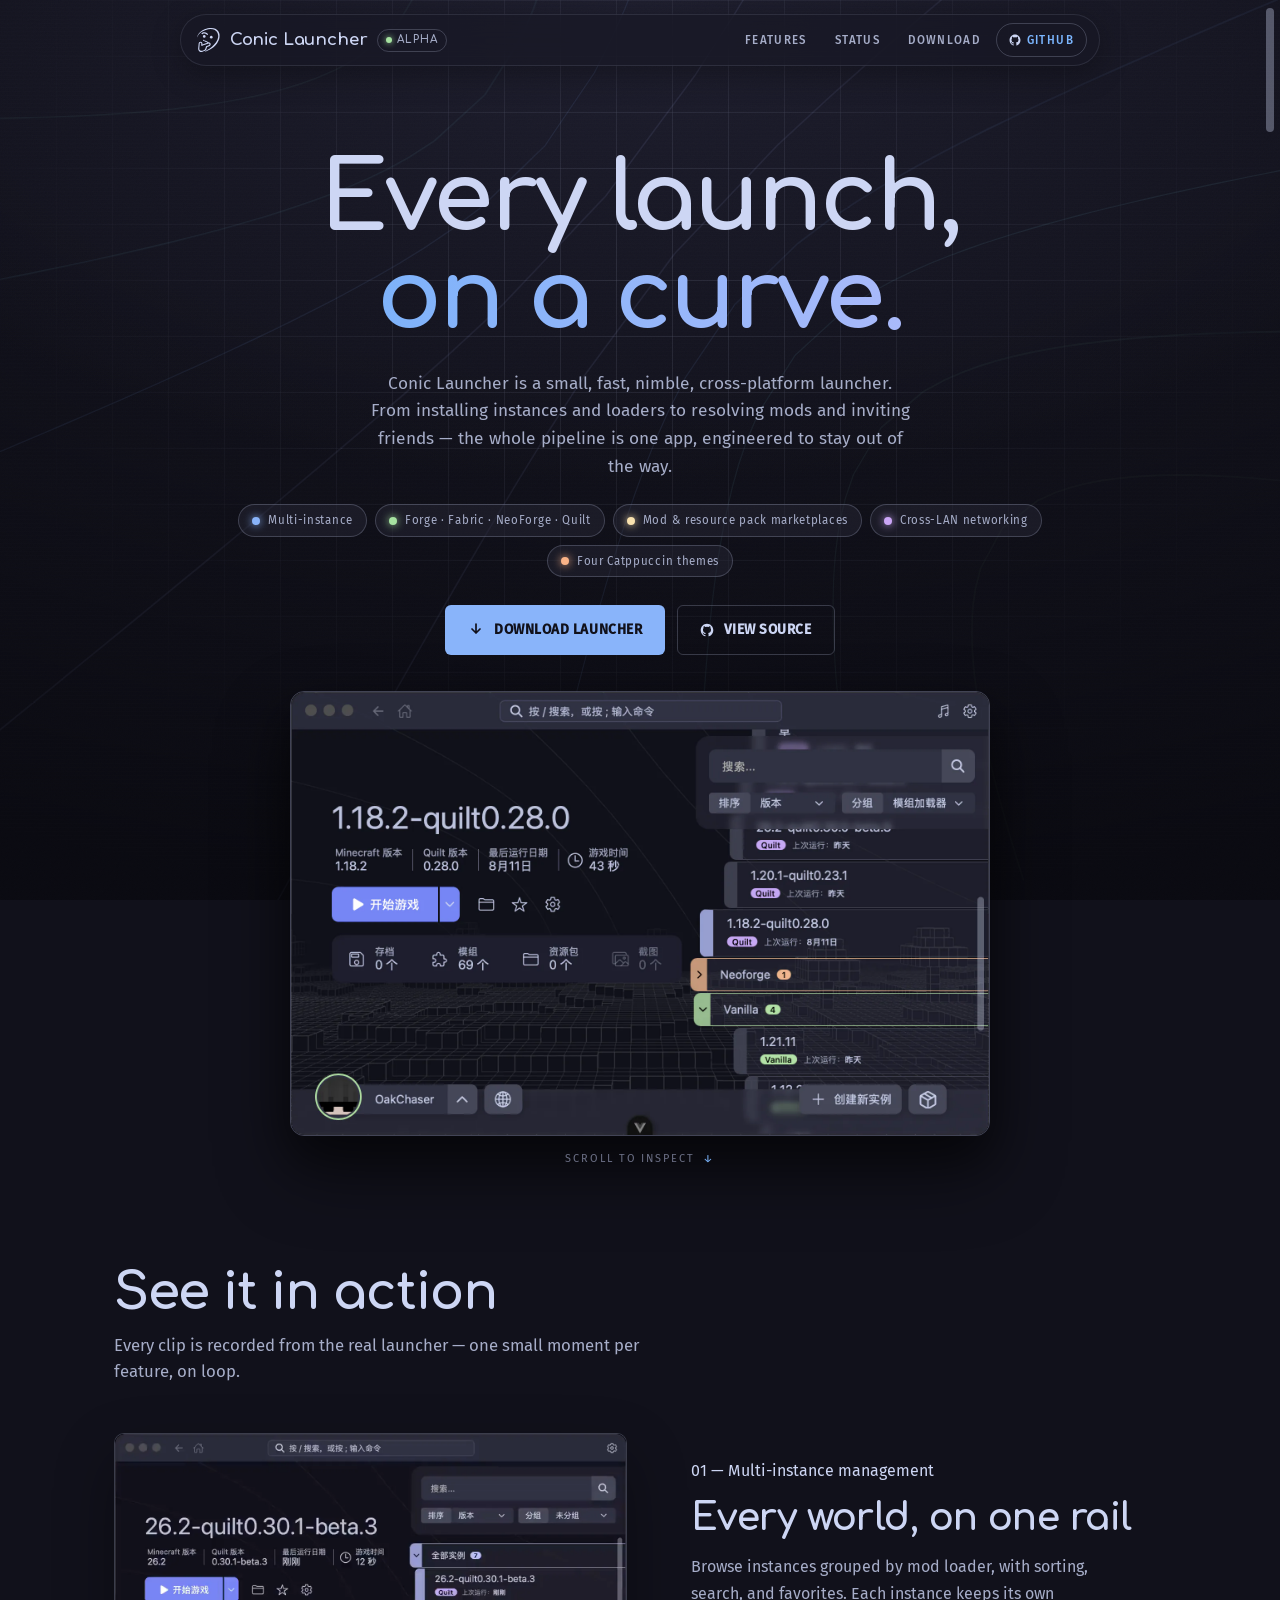
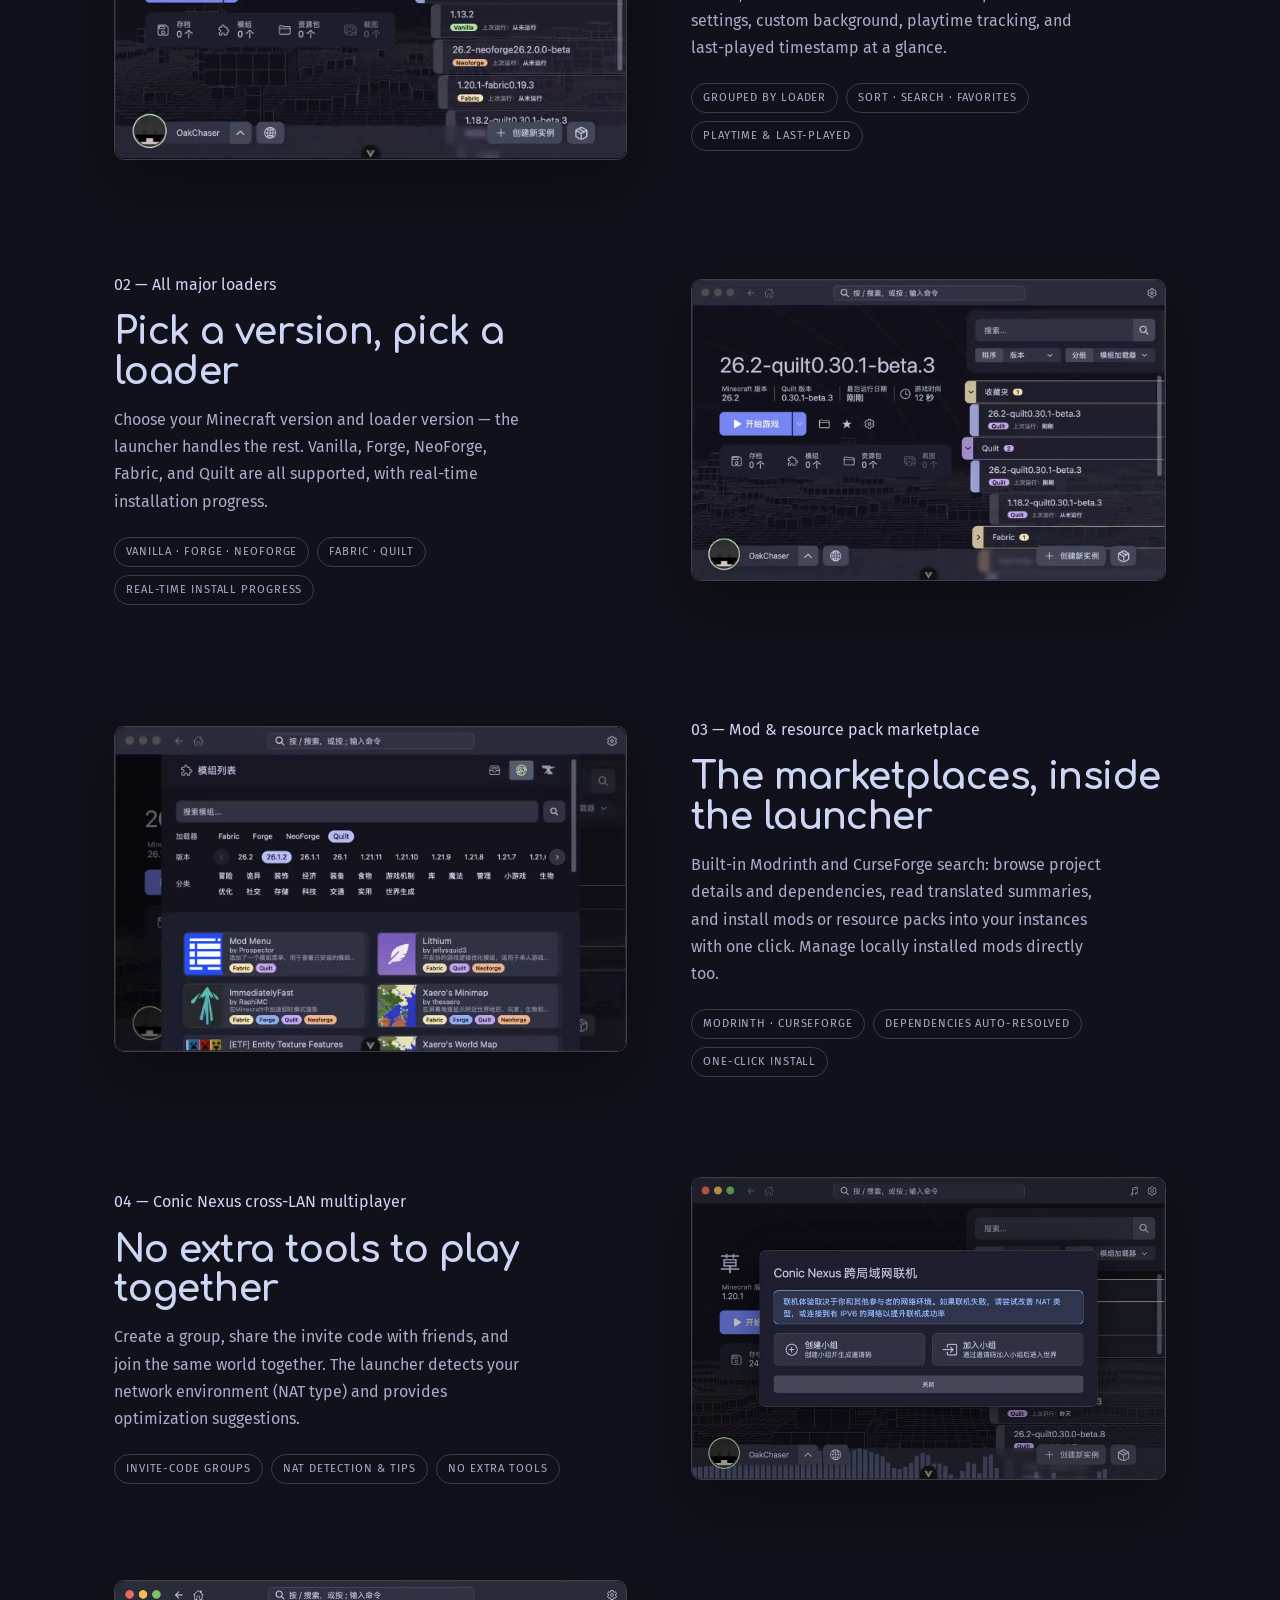
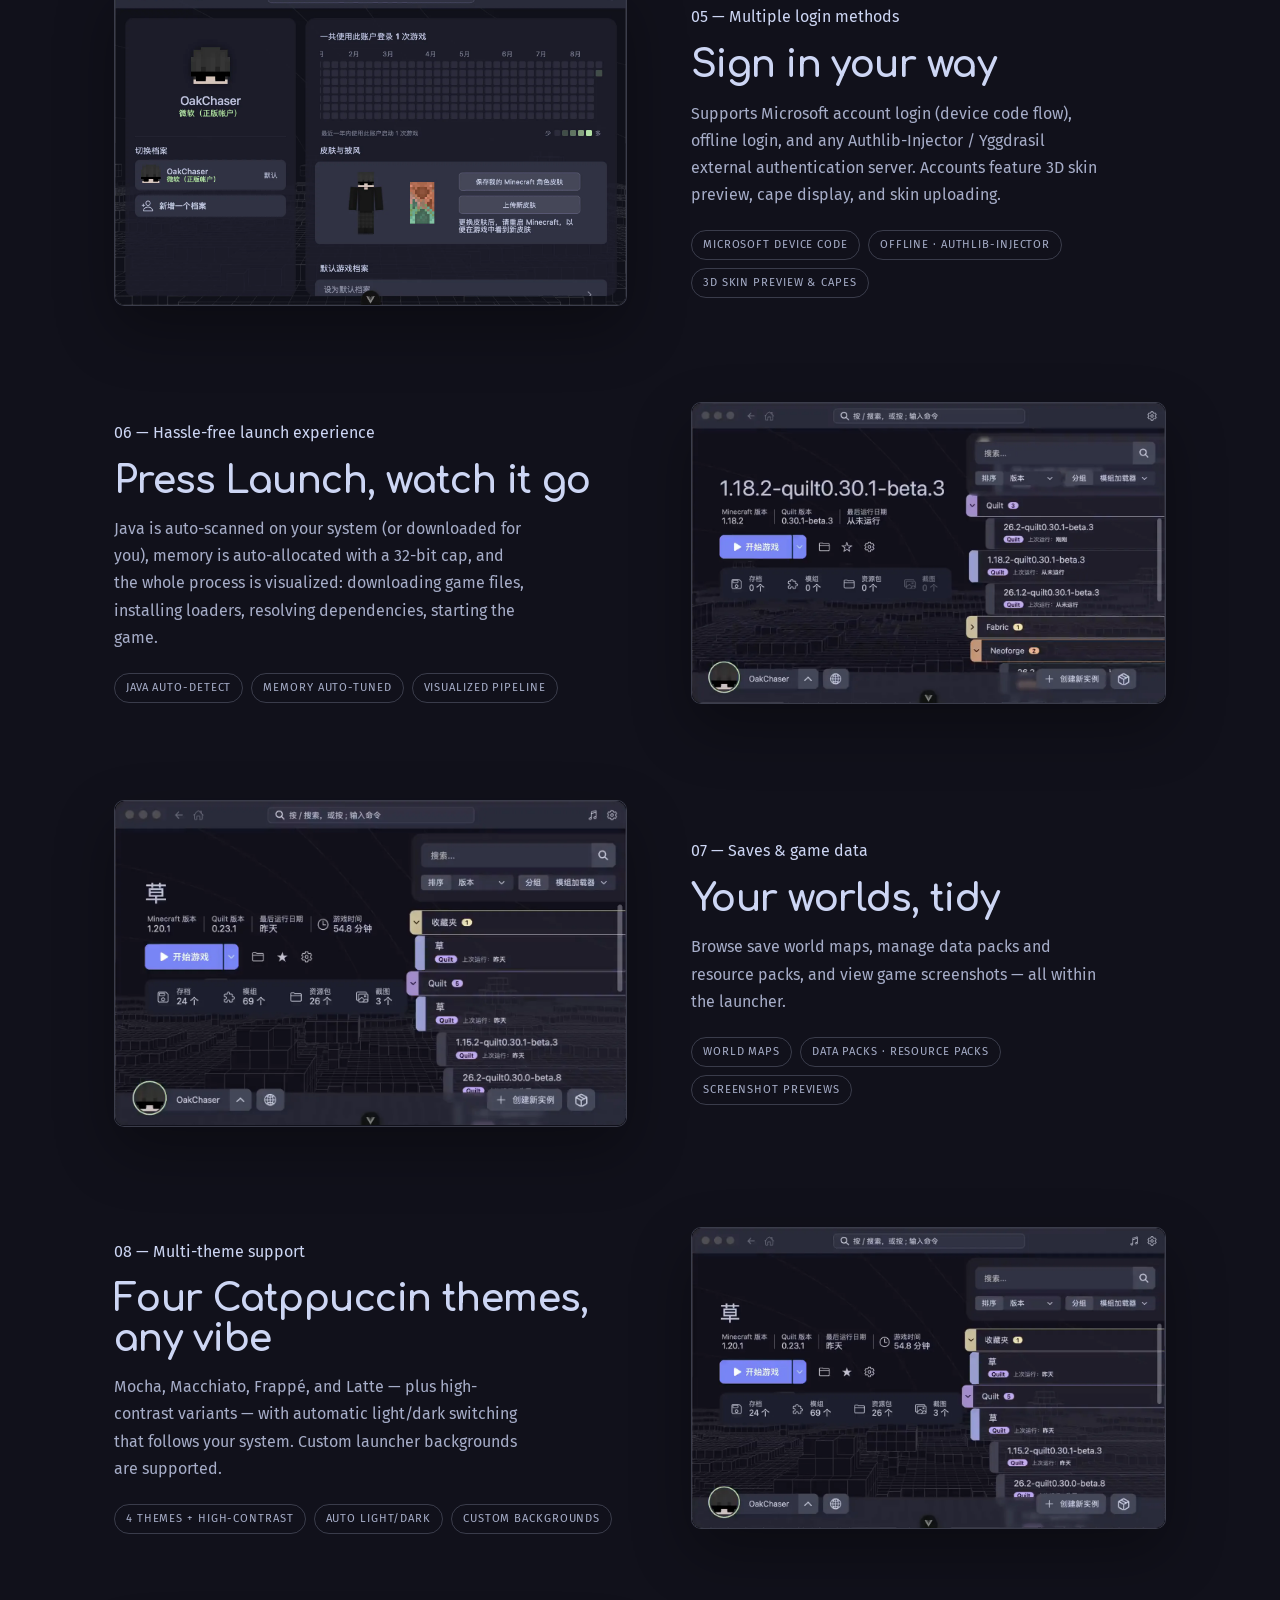
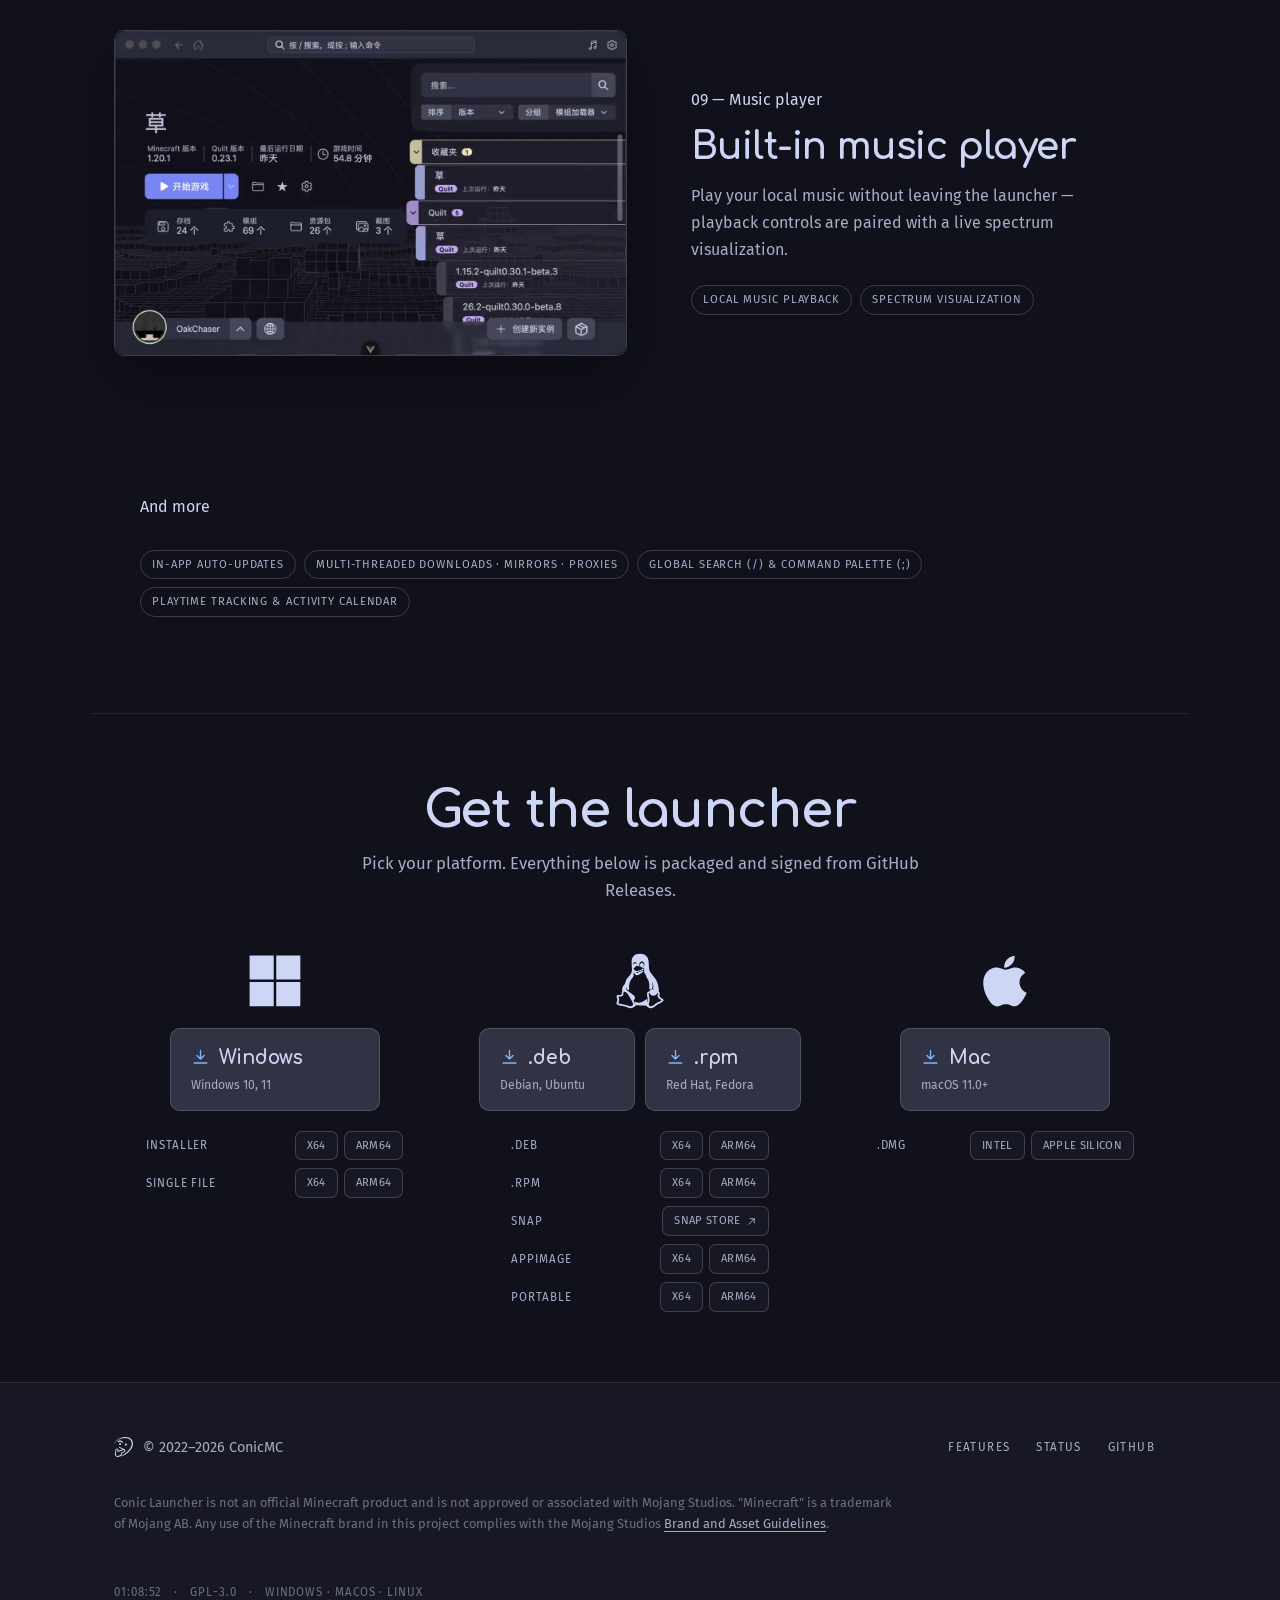
<file: index.html>
<!DOCTYPE html>
<html lang="en">
<head>
  <meta charset="UTF-8" />
  <meta name="viewport" content="width=device-width, initial-scale=1.0" />
  <title>Conic Launcher — A small, fast, nimble Minecraft launcher</title>
  <meta name="description" content="Conic Launcher is a small, fast, nimble, cross-platform Minecraft launcher. Multi-instance library, built-in mod &amp; resource pack marketplaces, cross-LAN multiplayer, and a zero-drama launch pipeline." />
  <meta name="theme-color" content="#11111b" />
  <meta name="color-scheme" content="dark light" />

  <meta property="og:title" content="Conic Launcher" />
  <meta property="og:description" content="A small, fast, nimble Minecraft launcher. Multi-instance library, mod marketplaces, cross-LAN play." />
  <meta property="og:type" content="website" />

  <link rel="icon" type="image/svg+xml" href="assets/favicon.ico" />

  <!-- Preload below-the-fold critical display font (above the fold) -->
  <link rel="preload" href="fonts/Comfortaa-Latin.woff2" as="font" type="font/woff2" crossorigin />
  <link rel="preload" href="fonts/FiraSans-Regular.woff2" as="font" type="font/woff2" crossorigin />

  <link rel="stylesheet" href="styles.css" />
  <script defer src="assets/vendor/lenis.min.js"></script>
  <script defer src="main.js"></script>
</head>
<body>
  <!-- Custom scrollbar (Lenis, mirrors kindred ScrollView) -->
  <div class="vscrollbar" aria-hidden="true">
    <div class="vscrollbar-thumb"></div>
  </div>

  <a class="skip-link" href="#main">Skip to content</a>

  <!-- Ambient technical backdrop -->
  <div class="backdrop" aria-hidden="true">
    <div class="backdrop-grid"></div>
    <div class="backdrop-scan"></div>
    <svg class="backdrop-hyperbolas" viewBox="0 0 1200 800" preserveAspectRatio="xMidYMid slice" aria-hidden="true">
      <g class="conic conic-1"></g>
      <g class="conic conic-2"></g>
      <g class="conic conic-3"></g>
      <g class="conic conic-4"></g>
      <g class="conic conic-5"></g>
      <g class="conic conic-6"></g>
    </svg>
    <div class="noise"></div>
    <div class="backdrop-vignette"></div>
  </div>

  <!-- Navigation -->
  <header class="site-head reveal">
    <nav class="navbar" aria-label="Primary">
      <a class="brand" href="#top">
<svg class="brand-mark" viewBox="0 0 840.793 886.371" aria-hidden="true"><svg id="_图层_2" data-name="图层 2" xmlns="http://www.w3.org/2000/svg" viewBox="0 0 840.793 886.371">
  <path d="M268.528,872.284c76.345-17.011,286.141-67.728,469.425-303.455,152.996-211.249,89.986-365.471,89.986-365.471,0,0-62.719-265.855-429.162-189.618C50.4,91.095,0,348.307,0,348.307c0,0,64.789-195.439,322.099-278.197,257.309-82.758,372.231,31.441,372.231,31.441,0,0,150.087,110.334,63.353,322.831-115.158,280.677-489.155,447.902-489.155,447.902Z"/>
  <circle cx="526.968" cy="337.312" r="48.264"/>
  <circle cx="268.055" cy="310.623" r="48.264"/>
  <path d="M43.911,772.574c1.057-12.2,14.586-168.306,17.281-200.694,2.4-28.84,25.339-67.28,70.933-67.173,58.794.138,68.05,55.942,68.05,71.943s-.587,31.423-.587,31.423l185.016-65.436s-150.979-67.083-155.772-69.2c-4.798-2.119-11.144-9.841-8.508-20.802,2.339-9.728,15.391-18.219,25.591-13.69,10.2,4.529,210.033,92.289,219.081,96.282s39.127,22.404,39.478,64.16c.272,32.421-13.075,52.452-33.232,61.403-15.201,6.75-73.553,32.366-93.016,40.908-4.054,1.779-7.157,5.19-8.552,9.391l-24.446,73.603c-10.708,37.918-31.552,48.843-50.38,58.777-18.828,9.934-84.685,33.129-101.339,39.088-8.132,2.91-68.621,15.056-110.894-27.796s-38.886-79.987-38.703-82.187ZM101.514,573.417c-.464,5.446-15.946,190.053-15.946,190.053,0,0-3.984,37.72,26.302,62.422,24.924,20.328,61.015,20.517,77.833,14.849,11.872-4.002,57.166-21.691,77.24-29.271,18.563-7.009,33.483-22.54,43.339-54.027,15.422-49.271,23.125-72.15,23.125-72.15,0,0,1.387-10.637,16.65-16.65,15.262-6.012,86.393-37.352,95.012-41.235,13.397-6.036,23.77-20.953,15.026-38.528-4.201-8.444-14.66-24.605-37.85-16.289-16.047,5.754-232.579,83.595-240.914,86.644-13.956,5.107-24.865-1.802-24.652-10.368s1.5-60.409,1.841-72.974c.341-12.565-4.492-29.976-28.208-31.043-19.392-.872-27.746,16.233-28.798,28.566Z"/>
  <path d="M170.513,192.267c4.225-6.063,36.203-36.656,106.2-33.273s114.836,50.914,123.359,59.49c4.206,4.232,9.438,17.014.288,29.458-10.435,14.192-28.696,11.053-35.168,4.631-6.802-6.75-39.529-44.108-86.632-45.992-47.103-1.884-74.533,17.62-81.331,21.353-3.905,2.144-17.229,3.868-24.18-3.768-9.865-10.838-9.961-21.878-2.537-31.9Z"/></svg>
        <span class="brand-word"><b>Conic</b> Launcher</span>
        <span class="brand-state"><i></i>alpha</span>
      </a>
      <div class="nav-links" id="nav-links">
        <a href="#features">Features</a>
        <a href="#status">Status</a>
        <a href="#download">Download</a>
        <a href="https://github.com/conic-apps/launcher" target="_blank" rel="noopener" class="nav-gh"><span class="gh-mark" aria-hidden="true"></span>GitHub</a>
      </div>
      <button class="nav-toggle" aria-label="Open menu" aria-expanded="false" aria-controls="nav-links">
        <span></span><span></span>
      </button>
    </nav>
  </header>

  <main id="main">
    <!-- ============ HERO ============ -->
    <section class="hero" id="top">
      <div class="hero-inner">
        <h1 class="hero-title reveal d2">
          <span class="hero-line">Every launch,</span>
          <span class="hero-line hero-em">on a curve.</span>
        </h1>

        <p class="hero-desc reveal d3">
          Conic Launcher is a small, fast, nimble, cross-platform launcher.
          From installing instances and loaders to resolving mods and inviting
          friends — the whole pipeline is one app, engineered to stay out of
          the way.
        </p>

        <div class="hero-badges reveal d3" aria-label="Capabilities">
          <span class="pill">Multi-instance</span>
          <span class="pill">Forge · Fabric · NeoForge · Quilt</span>
          <span class="pill">Mod &amp; resource pack marketplaces</span>
          <span class="pill">Cross-LAN networking</span>
          <span class="pill">Four Catppuccin themes</span>
        </div>

        <div class="hero-cta reveal d4">
          <a class="btn btn-primary" href="#download">
            <svg viewBox="0 0 16 16" aria-hidden="true"><path d="M8 2v9m0 0 4-4m-4 4L4 7" fill="none" stroke="currentColor" stroke-width="1.7" stroke-linecap="round" stroke-linejoin="round"/></svg>
            Download Launcher
          </a>
          <a class="btn btn-secondary" href="https://github.com/conic-apps/launcher" target="_blank" rel="noopener">
            <span class="gh-mark" aria-hidden="true"></span>
            View Source
          </a>
        </div>

        <div class="hero-card reveal d4">
          <img class="hero-shot" src="assets/media/themes/mocha.webp"
               alt="Conic Launcher homepage — Mocha theme"
               loading="lazy" decoding="async" />
        </div>
        <a class="hero-scroll mono" href="#features">
          Scroll to inspect <span>↓</span>
        </a>
      </div>
    </section>

    <!-- ============ FEATURES / SHOWCASE ============ -->
    <section class="showcase chapter" id="features">
      <header class="chapter-head reveal">
        <h2 class="chapter-title">See it in action</h2>
        <p class="chapter-sub">Every clip is recorded from the real launcher — one small moment per feature, on loop.</p>
      </header>

      <div class="demo">
        <div class="demo-media reveal">
          <div class="demo-frame">
            <video src="assets/media/demo/instances.mp4" poster="assets/media/demo/instances-poster.webp" muted loop playsinline autoplay preload="none" tabindex="-1"></video>
          </div>
        </div>
        <div class="demo-copy reveal d1">
          <p class="card-seq mono">01 — Multi-instance management</p>
          <h3>Every world, on one rail</h3>
          <p>Browse instances grouped by mod loader, with sorting, search, and favorites. Each instance keeps its own settings, custom background, playtime tracking, and last-played timestamp at a glance.</p>
          <ul class="demo-chips">
            <li>Grouped by loader</li>
            <li>Sort · Search · Favorites</li>
            <li>Playtime &amp; last-played</li>
          </ul>
        </div>
      </div>

      <div class="demo flip">
        <div class="demo-media reveal">
          <div class="demo-frame">
            <video src="assets/media/demo/loaders.mp4" poster="assets/media/demo/loaders-poster.webp" muted loop playsinline autoplay preload="none" tabindex="-1"></video>
          </div>
        </div>
        <div class="demo-copy reveal d1">
          <p class="card-seq mono">02 — All major loaders</p>
          <h3>Pick a version, pick a loader</h3>
          <p>Choose your Minecraft version and loader version — the launcher handles the rest. Vanilla, Forge, NeoForge, Fabric, and Quilt are all supported, with real-time installation progress.</p>
          <ul class="demo-chips">
            <li>Vanilla · Forge · NeoForge</li>
            <li>Fabric · Quilt</li>
            <li>Real-time install progress</li>
          </ul>
        </div>
      </div>

      <div class="demo">
        <div class="demo-media reveal">
          <div class="demo-frame">
            <video src="assets/media/demo/marketplace.mp4" poster="assets/media/demo/marketplace-poster.webp" muted loop playsinline autoplay preload="none" tabindex="-1"></video>
          </div>
        </div>
        <div class="demo-copy reveal d1">
          <p class="card-seq mono">03 — Mod &amp; resource pack marketplace</p>
          <h3>The marketplaces, inside the launcher</h3>
          <p>Built-in Modrinth and CurseForge search: browse project details and dependencies, read translated summaries, and install mods or resource packs into your instances with one click. Manage locally installed mods directly too.</p>
          <ul class="demo-chips">
            <li>Modrinth · CurseForge</li>
            <li>Dependencies auto-resolved</li>
            <li>One-click install</li>
          </ul>
        </div>
      </div>

      <div class="demo flip">
        <div class="demo-media reveal">
          <div class="demo-frame">
            <img class="demo-shot" src="assets/media/demo/nexus.webp" alt="Conic Nexus — cross-LAN multiplayer with invite codes and NAT detection" width="840" height="533" loading="lazy" decoding="async" />
          </div>
        </div>
        <div class="demo-copy reveal d1">
          <p class="card-seq mono">04 — Conic Nexus cross-LAN multiplayer</p>
          <h3>No extra tools to play together</h3>
          <p>Create a group, share the invite code with friends, and join the same world together. The launcher detects your network environment (NAT type) and provides optimization suggestions.</p>
          <ul class="demo-chips">
            <li>Invite-code groups</li>
            <li>NAT detection &amp; tips</li>
            <li>No extra tools</li>
          </ul>
        </div>
      </div>

      <div class="demo">
        <div class="demo-media reveal">
          <div class="demo-frame">
            <img class="demo-shot" src="assets/media/demo/accounts.webp" alt="Multiple login methods — Microsoft, offline, and Authlib-injector with 3D skin preview" width="840" height="533" loading="lazy" decoding="async" />
          </div>
        </div>
        <div class="demo-copy reveal d1">
          <p class="card-seq mono">05 — Multiple login methods</p>
          <h3>Sign in your way</h3>
          <p>Supports Microsoft account login (device code flow), offline login, and any Authlib-Injector / Yggdrasil external authentication server. Accounts feature 3D skin preview, cape display, and skin uploading.</p>
          <ul class="demo-chips">
            <li>Microsoft device code</li>
            <li>Offline · Authlib-Injector</li>
            <li>3D skin preview &amp; capes</li>
          </ul>
        </div>
      </div>

      <div class="demo flip">
        <div class="demo-media reveal">
          <div class="demo-frame">
            <video src="assets/media/demo/launch.mp4" poster="assets/media/demo/launch-poster.webp" muted loop playsinline autoplay preload="none" tabindex="-1"></video>
          </div>
        </div>
        <div class="demo-copy reveal d1">
          <p class="card-seq mono">06 — Hassle-free launch experience</p>
          <h3>Press Launch, watch it go</h3>
          <p>Java is auto-scanned on your system (or downloaded for you), memory is auto-allocated with a 32-bit cap, and the whole process is visualized: downloading game files, installing loaders, resolving dependencies, starting the game.</p>
          <ul class="demo-chips">
            <li>Java auto-detect</li>
            <li>Memory auto-tuned</li>
            <li>Visualized pipeline</li>
          </ul>
        </div>
      </div>

      <div class="demo">
        <div class="demo-media reveal">
          <div class="demo-frame">
            <video src="assets/media/demo/saves.mp4" poster="assets/media/demo/saves-poster.webp" muted loop playsinline autoplay preload="none" tabindex="-1"></video>
          </div>
        </div>
        <div class="demo-copy reveal d1">
          <p class="card-seq mono">07 — Saves &amp; game data</p>
          <h3>Your worlds, tidy</h3>
          <p>Browse save world maps, manage data packs and resource packs, and view game screenshots — all within the launcher.</p>
          <ul class="demo-chips">
            <li>World maps</li>
            <li>Data packs · resource packs</li>
            <li>Screenshot previews</li>
          </ul>
        </div>
      </div>

      <div class="demo flip">
        <div class="demo-media reveal">
          <div class="demo-frame">
            <video src="assets/media/demo/themes.mp4" poster="assets/media/demo/themes-poster.webp" muted loop playsinline autoplay preload="none" tabindex="-1"></video>
          </div>
        </div>
        <div class="demo-copy reveal d1">
          <p class="card-seq mono">08 — Multi-theme support</p>
          <h3>Four Catppuccin themes, any vibe</h3>
          <p>Mocha, Macchiato, Frappé, and Latte — plus high-contrast variants — with automatic light/dark switching that follows your system. Custom launcher backgrounds are supported.</p>
          <ul class="demo-chips">
            <li>4 themes + high-contrast</li>
            <li>Auto light/dark</li>
            <li>Custom backgrounds</li>
          </ul>
        </div>
      </div>

      <div class="demo">
        <div class="demo-media reveal">
          <div class="demo-frame">
            <video src="assets/media/demo/music.mp4" poster="assets/media/demo/music-poster.webp" muted loop playsinline autoplay preload="none" tabindex="-1"></video>
          </div>
        </div>
        <div class="demo-copy reveal d1">
          <p class="card-seq mono">09 — Music player</p>
          <h3>Built-in music player</h3>
          <p>Play your local music without leaving the launcher — playback controls are paired with a live spectrum visualization.</p>
          <ul class="demo-chips">
            <li>Local music playback</li>
            <li>Spectrum visualization</li>
          </ul>
        </div>
      </div>

      <div class="demo-more reveal">
        <p class="card-seq mono">And more</p>
        <ul class="demo-chips">
          <li>In-app auto-updates</li>
          <li>Multi-threaded downloads · mirrors · proxies</li>
          <li>Global search (<code>/</code>) &amp; command palette (<code>;</code>)</li>
          <li>Playtime tracking &amp; activity calendar</li>
        </ul>
      </div>
    </section>

    <!-- ============ DOWNLOAD ============ -->
    <section class="download chapter" id="download">
      <header class="chapter-head chapter-head-center reveal">
        <h2 class="chapter-title">Get the launcher</h2>
        <p class="chapter-sub">Pick your platform. Everything below is packaged and signed from GitHub Releases.</p>
      </header>

      <div class="download-grid reveal">

        <!-- Windows -->
        <div class="dl-col">
          <div class="dl-icon dl-icon--microsoft" aria-hidden="true">
            <img src="assets/download/logo-microsoft.svg" alt="" width="512" height="512" loading="lazy" decoding="async" />
          </div>
          <a class="dl-big dl-big-windows" href="https://dl.conicmc.app/latest?os=windows&arch=x64&kind=msi" target="_blank" rel="noopener">
            <span class="dl-big-l1">
              <svg viewBox="0 0 24 24" aria-hidden="true"><path d="M12 3v11m0 0 4.5-4.5M12 14 7.5 9.5M4 19h16" fill="none" stroke="currentColor" stroke-width="1.7" stroke-linecap="round" stroke-linejoin="round"/></svg>
              Windows
            </span>
            <span class="dl-big-l2">Windows 10, 11</span>
          </a>
          <div class="dl-rows">
            <div class="dl-row"><span>Installer</span><span class="dl-chips">
              <a class="dl-chip" href="https://dl.conicmc.app/latest?os=windows&arch=x64&kind=msi" target="_blank" rel="noopener">x64</a>
              <a class="dl-chip" href="https://dl.conicmc.app/latest?os=windows&arch=arm64&kind=msi" target="_blank" rel="noopener">Arm64</a>
            </span></div>
            <div class="dl-row"><span>Single File</span><span class="dl-chips">
              <a class="dl-chip" href="https://dl.conicmc.app/latest?os=windows&arch=x64&kind=portable" target="_blank" rel="noopener">x64</a>
              <a class="dl-chip" href="https://dl.conicmc.app/latest?os=windows&arch=arm64&kind=portable" target="_blank" rel="noopener">Arm64</a>
            </span></div>
          </div>
        </div>

        <!-- Linux -->
        <div class="dl-col">
          <div class="dl-icon dl-icon--tux" aria-hidden="true">
            <img src="assets/download/logo-tux.svg" alt="" width="512" height="512" loading="lazy" decoding="async" />
          </div>
          <div class="dl-big-row">
            <a class="dl-big dl-big-linux" href="https://dl.conicmc.app/latest?os=linux&arch=x64&kind=deb" target="_blank" rel="noopener">
              <span class="dl-big-l1">
                <svg viewBox="0 0 24 24" aria-hidden="true"><path d="M12 3v11m0 0 4.5-4.5M12 14 7.5 9.5M4 19h16" fill="none" stroke="currentColor" stroke-width="1.7" stroke-linecap="round" stroke-linejoin="round"/></svg>
                .deb
              </span>
              <span class="dl-big-l2">Debian, Ubuntu</span>
            </a>
            <a class="dl-big dl-big-linux" href="https://dl.conicmc.app/latest?os=linux&arch=x64&kind=rpm" target="_blank" rel="noopener">
              <span class="dl-big-l1">
                <svg viewBox="0 0 24 24" aria-hidden="true"><path d="M12 3v11m0 0 4.5-4.5M12 14 7.5 9.5M4 19h16" fill="none" stroke="currentColor" stroke-width="1.7" stroke-linecap="round" stroke-linejoin="round"/></svg>
                .rpm
              </span>
              <span class="dl-big-l2">Red Hat, Fedora</span>
            </a>
          </div>
          <div class="dl-rows">
            <div class="dl-row"><span>.deb</span><span class="dl-chips">
              <a class="dl-chip" href="https://dl.conicmc.app/latest?os=linux&arch=x64&kind=deb" target="_blank" rel="noopener">x64</a>
              <a class="dl-chip" href="https://dl.conicmc.app/latest?os=linux&arch=arm64&kind=deb" target="_blank" rel="noopener">Arm64</a>
            </span></div>
            <div class="dl-row"><span>.rpm</span><span class="dl-chips">
              <a class="dl-chip" href="https://dl.conicmc.app/latest?os=linux&arch=x64&kind=rpm" target="_blank" rel="noopener">x64</a>
              <a class="dl-chip" href="https://dl.conicmc.app/latest?os=linux&arch=arm64&kind=rpm" target="_blank" rel="noopener">Arm64</a>
            </span></div>
            <div class="dl-row"><span>Snap</span><span class="dl-chips">
              <a class="dl-chip" href="https://snapcraft.io/" target="_blank" rel="noopener">Snap store
                <svg viewBox="0 0 16 16" aria-hidden="true"><path d="M4 12 12 4M6 4h6v6" fill="none" stroke="currentColor" stroke-width="1.4" stroke-linecap="round"/></svg>
              </a>
            </span></div>
            <div class="dl-row"><span>AppImage</span><span class="dl-chips">
              <a class="dl-chip" href="https://dl.conicmc.app/latest?os=linux&arch=x64&kind=appimage" target="_blank" rel="noopener">x64</a>
              <a class="dl-chip" href="https://dl.conicmc.app/latest?os=linux&arch=arm64&kind=appimage" target="_blank" rel="noopener">Arm64</a>
            </span></div>
            <div class="dl-row"><span>Portable</span><span class="dl-chips">
              <a class="dl-chip" href="https://dl.conicmc.app/latest?os=linux&arch=x64&kind=portable" target="_blank" rel="noopener">x64</a>
              <a class="dl-chip" href="https://dl.conicmc.app/latest?os=linux&arch=arm64&kind=portable" target="_blank" rel="noopener">Arm64</a>
            </span></div>
          </div>
        </div>

        <!-- macOS -->
        <div class="dl-col">
          <div class="dl-icon dl-icon--apple" aria-hidden="true">
            <img src="assets/download/logo-apple.svg" alt="" width="512" height="512" loading="lazy" decoding="async" />
          </div>
          <a class="dl-big dl-big-mac" href="https://dl.conicmc.app/latest?os=macos&arch=arm64&kind=dmg" target="_blank" rel="noopener">
            <span class="dl-big-l1">
              <svg viewBox="0 0 24 24" aria-hidden="true"><path d="M12 3v11m0 0 4.5-4.5M12 14 7.5 9.5M4 19h16" fill="none" stroke="currentColor" stroke-width="1.7" stroke-linecap="round" stroke-linejoin="round"/></svg>
              Mac
            </span>
            <span class="dl-big-l2">macOS 11.0+</span>
          </a>
          <div class="dl-rows">
            <div class="dl-row"><span>.dmg</span><span class="dl-chips">
              <a class="dl-chip" href="https://dl.conicmc.app/latest?os=macos&arch=x64&kind=dmg" target="_blank" rel="noopener">Intel</a>
              <a class="dl-chip" href="https://dl.conicmc.app/latest?os=macos&arch=arm64&kind=dmg" target="_blank" rel="noopener">Apple Silicon</a>
            </span></div>
          </div>
        </div>

      </div>
    </section>
  </main>

  <!-- ============ FOOTER ============ -->
  <footer class="footer">
    <div class="footer-inner">
      <div class="footer-top">
        <div class="footer-brand">
<svg class="brand-mark" viewBox="0 0 840.793 886.371" aria-hidden="true"><svg id="_图层_2" data-name="图层 2" xmlns="http://www.w3.org/2000/svg" viewBox="0 0 840.793 886.371">
  <path d="M268.528,872.284c76.345-17.011,286.141-67.728,469.425-303.455,152.996-211.249,89.986-365.471,89.986-365.471,0,0-62.719-265.855-429.162-189.618C50.4,91.095,0,348.307,0,348.307c0,0,64.789-195.439,322.099-278.197,257.309-82.758,372.231,31.441,372.231,31.441,0,0,150.087,110.334,63.353,322.831-115.158,280.677-489.155,447.902-489.155,447.902Z"/>
  <circle cx="526.968" cy="337.312" r="48.264"/>
  <circle cx="268.055" cy="310.623" r="48.264"/>
  <path d="M43.911,772.574c1.057-12.2,14.586-168.306,17.281-200.694,2.4-28.84,25.339-67.28,70.933-67.173,58.794.138,68.05,55.942,68.05,71.943s-.587,31.423-.587,31.423l185.016-65.436s-150.979-67.083-155.772-69.2c-4.798-2.119-11.144-9.841-8.508-20.802,2.339-9.728,15.391-18.219,25.591-13.69,10.2,4.529,210.033,92.289,219.081,96.282s39.127,22.404,39.478,64.16c.272,32.421-13.075,52.452-33.232,61.403-15.201,6.75-73.553,32.366-93.016,40.908-4.054,1.779-7.157,5.19-8.552,9.391l-24.446,73.603c-10.708,37.918-31.552,48.843-50.38,58.777-18.828,9.934-84.685,33.129-101.339,39.088-8.132,2.91-68.621,15.056-110.894-27.796s-38.886-79.987-38.703-82.187ZM101.514,573.417c-.464,5.446-15.946,190.053-15.946,190.053,0,0-3.984,37.72,26.302,62.422,24.924,20.328,61.015,20.517,77.833,14.849,11.872-4.002,57.166-21.691,77.24-29.271,18.563-7.009,33.483-22.54,43.339-54.027,15.422-49.271,23.125-72.15,23.125-72.15,0,0,1.387-10.637,16.65-16.65,15.262-6.012,86.393-37.352,95.012-41.235,13.397-6.036,23.77-20.953,15.026-38.528-4.201-8.444-14.66-24.605-37.85-16.289-16.047,5.754-232.579,83.595-240.914,86.644-13.956,5.107-24.865-1.802-24.652-10.368s1.5-60.409,1.841-72.974c.341-12.565-4.492-29.976-28.208-31.043-19.392-.872-27.746,16.233-28.798,28.566Z"/>
  <path d="M170.513,192.267c4.225-6.063,36.203-36.656,106.2-33.273s114.836,50.914,123.359,59.49c4.206,4.232,9.438,17.014.288,29.458-10.435,14.192-28.696,11.053-35.168,4.631-6.802-6.75-39.529-44.108-86.632-45.992-47.103-1.884-74.533,17.62-81.331,21.353-3.905,2.144-17.229,3.868-24.18-3.768-9.865-10.838-9.961-21.878-2.537-31.9Z"/></svg>
          <span>© 2022–2026 ConicMC</span>
        </div>
        <nav class="footer-links" aria-label="Footer">
          <a href="#features">Features</a>
          <a href="#status">Status</a>
          <a href="https://github.com/conic-apps/launcher" target="_blank" rel="noopener">GitHub</a>
        </nav>
      </div>
      <p class="footer-legal">
        Conic Launcher is not an official Minecraft product and is not approved or associated with Mojang Studios. "Minecraft" is a trademark of Mojang AB. Any use of the Minecraft brand in this project complies with the Mojang Studios <a href="https://www.minecraft.net/en-us/usage-guidelines" target="_blank" rel="noopener">Brand and Asset Guidelines</a>.
      </p>
      <div class="footer-meta mono">
        <span id="clock">--:--:--</span>
        <span>·</span>
        <span>GPL-3.0</span>
        <span>·</span>
        <span>Windows · macOS · Linux</span>
      </div>
    </div>
  </footer>
</body>
</html>
</file>
<file: styles.css>
/* ==========================================================================
   Conic Launcher — website stylesheet
   Design system · Catppuccin Mocha · HDR-aware · self-hosted type
   ========================================================================== */

/* -------------------------------------------------------------------------
   Fonts (self-hosted WOFF2)
   ------------------------------------------------------------------------- */
@font-face {
  font-family: "Comfortaa";
  src: url("fonts/Comfortaa-Latin.woff2") format("woff2");
  font-weight: 400 800;
  font-style: normal;
  font-display: swap;
}

@font-face {
  font-family: "Fira Sans";
  src: url("fonts/FiraSans-Regular.woff2") format("woff2");
  font-weight: 400;
  font-style: normal;
  font-display: swap;
}

@font-face {
  font-family: "Fira Sans";
  src: url("fonts/FiraSans-Medium.woff2") format("woff2");
  font-weight: 500;
  font-style: normal;
  font-display: swap;
}

/* -------------------------------------------------------------------------
   Design tokens — dark (Catppuccin Mocha) · sRGB baseline
   ------------------------------------------------------------------------- */
:root {
  /* Mocha palette */
  --ctp-rosewater: #f5e0dc;
  --ctp-flamingo: #f2cdcd;
  --ctp-pink: #f5c2e7;
  --ctp-mauve: #cba6f7;
  --ctp-red: #f38ba8;
  --ctp-maroon: #eba0ac;
  --ctp-peach: #fab387;
  --ctp-yellow: #f9e2af;
  --ctp-green: #a6e3a1;
  --ctp-teal: #94e2d5;
  --ctp-sky: #89dceb;
  --ctp-sapphire: #74c7ec;
  --ctp-blue: #89b4fa;
  --ctp-lavender: #b4befe;

  --ctp-text: #cdd6f4;
  --ctp-subtext1: #bac2de;
  --ctp-subtext0: #a6adc8;
  --ctp-overlay2: #9399b2;
  --ctp-overlay1: #7f849c;
  --ctp-overlay0: #6c7086;
  --ctp-surface2: #585b70;
  --ctp-surface1: #45475a;
  --ctp-surface0: #313244;
  --ctp-base: #1e1e2e;
  --ctp-mantle: #181825;
  --ctp-crust: #11111b;

  /* semantic */
  --bg: var(--ctp-crust);
  --bg-elev: var(--ctp-base);
  --surface: var(--ctp-mantle);
  --surface-2: var(--ctp-surface0);
  --surface-3: var(--ctp-surface1);
  --border: 1px solid rgba(147, 153, 178, 0.18);
  --border-strong: rgba(147, 153, 178, 0.32);
  --text: var(--ctp-text);
  --text-dim: var(--ctp-subtext0);
  --text-faint: var(--ctp-overlay0);
  --accent: var(--ctp-blue);
  --accent-contrast: #11111b;
  --accent-glow: rgba(137, 180, 250, 0.35);
  --link: var(--ctp-blue);
  --cta: var(--ctp-blue);
  --cta-hover: var(--ctp-sapphire);
  --cta-contrast: #11111b;

  --radius-sm: 6px;
  --radius-md: 10px;
  --radius-lg: 14px;
  --nav-blur: 18px;

  --font-display:
    "Comfortaa", "Fira Sans", system-ui, ui-rounded, "Helvetica Neue", Arial,
    sans-serif;
  --font-body:
    "Fira Sans", system-ui, -apple-system, "Segoe UI", Roboto, "Helvetica Neue",
    Arial, sans-serif;

  --ease: cubic-bezier(0.22, 1, 0.36, 1);

  color-scheme: dark;
}

/* Light theme — technical drawing on warm archival paper */
[data-theme="light"],
:root[data-theme="light"] {
  --bg: #f2ecdf;
  --bg-elev: #f7f2e8;
  --surface: #e9e1d0;
  --surface-2: #e0d6c2;
  --surface-3: #d6cab2;
  --border: 1px solid rgba(90, 72, 40, 0.22);
  --border-strong: rgba(90, 72, 40, 0.42);
  --text: #2f2620;
  --text-dim: #5c5146;
  --text-faint: #887a69;
  --accent: #1e66f5;
  --accent-contrast: #fbf7ef;
  --accent-glow: rgba(30, 102, 245, 0.22);
  --link: #1e66f5;
  /* amber primary action */
  --cta: #e8912b;
  --cta-contrast: #2a1d0b;
  --cta-hover: #f0a03d;

  color-scheme: light;
}

[data-theme="light"] .conic {
  opacity: 0.1 !important;
}
[data-theme="light"] .btn-primary {
  background: var(--cta);
  color: var(--cta-contrast);
}

/* -------------------------------------------------------------------------
   HDR & wide-gamut enhancement
   ------------------------------------------------------------------------- */
/* scale accent glow & emissive elements up on P3 displays */
@supports (color: color(display-p3 1 0 0)) {
  :root {
    --accent: color(display-p3 0.533 0.706 0.98);
    --link: color(display-p3 0.533 0.706 0.98);
    --accent-glow: color(display-p3 0.537 0.706 0.98 / 0.4);
  }
  [data-theme="light"] {
    --accent: color(display-p3 0.118 0.4 0.96);
    --link: color(display-p3 0.118 0.4 0.96);
    --cta: color(display-p3 0.91 0.57 0.16);
  }
}

/* high dynamic range — brighter highlights on emissive focal elements only */
@media (dynamic-range: high) {
  .status-dot,
  .hero-badges .pill::before,
  .metric-num,
  .hero-em,
  .btn-primary:not(.btn-secondary),
  .active-cursor {
    /* small emissive boosts designed to lift, not blow out */
    filter: brightness(1.06);
  }
  .btn-primary,
  .btn-primary svg {
    text-shadow: 0 0 1px rgba(255, 255, 255, 0.4);
  }
}

/* -------------------------------------------------------------------------
   Base
   ------------------------------------------------------------------------- */
*,
*::before,
*::after {
  box-sizing: border-box;
}

html {
  scroll-behavior: smooth;
  -webkit-text-size-adjust: 100%;
  scrollbar-width: none; /* firefox: hide native scrollbar */
}
html::-webkit-scrollbar {
  width: 0;
  height: 0;
  display: none;
  background: transparent;
}
html::-webkit-scrollbar-track {
  background: transparent;
}
html.lenis,
html.lenis body {
  height: auto;
}
.lenis.lenis-smooth {
  scroll-behavior: auto !important;
}
.lenis.lenis-stopped {
  overflow: hidden;
}
.lenis.lenis-smooth [data-lenis-prevent] {
  overscroll-behavior: contain;
}
.lenis.lenis-stopped [data-lenis-prevent] {
  touch-action: none;
}

body {
  margin: 0;
  font-family: var(--font-body);
  font-size: 16px;
  line-height: 1.6;
  color: var(--text);
  background: var(--bg);
  overflow-x: hidden;
  -webkit-font-smoothing: antialiased;
  text-rendering: optimizeLegibility;
  transition:
    background 0.5s var(--ease),
    color 0.5s var(--ease);
}

body.no-anim *,
body.no-anim *::before,
body.no-anim *::after {
  animation: none !important;
  transition: none !important;
}

::selection {
  background: var(--ctp-mauve);
  color: #11111b;
}

img,
svg {
  display: block;
  max-width: 100%;
}

a {
  color: var(--link);
  text-decoration: none;
}
a:focus-visible {
  outline: 2px solid var(--accent);
  outline-offset: 3px;
  border-radius: 2px;
}

:focus-visible {
  outline: 2px solid var(--accent);
  outline-offset: 2px;
}

h1,
h2,
h3,
h4 {
  font-family: var(--font-display);
  font-weight: 700;
  line-height: 1.05;
  margin: 0;
  letter-spacing: -0.01em;
}

code,
.mono {
  font-family: var(--font-mono);
}

.skip-link {
  position: absolute;
  left: -9999px;
  top: 0;
  z-index: 1000;
  background: var(--accent);
  color: var(--accent-contrast);
  padding: 10px 16px;
  border-radius: 0 0 8px 0;
  font-family: var(--font-mono);
  font-size: 0.85rem;
}
.skip-link:focus {
  left: 0;
}

/* -------------------------------------------------------------------------
   Backdrop — ambient technical field
   ------------------------------------------------------------------------- */
.backdrop {
  position: fixed;
  inset: 0;
  z-index: -1;
  overflow: hidden;
  background: radial-gradient(
    120% 90% at 50% 0%,
    var(--bg-elev) 0%,
    var(--bg) 60%
  );
  pointer-events: none;
}

.backdrop-grid {
  position: absolute;
  inset: 0;
  background-image:
    linear-gradient(var(--border-strong) 1px, transparent 1px),
    linear-gradient(90deg, var(--border-strong) 1px, transparent 1px);
  background-size: 56px 56px;
  mask-image: radial-gradient(circle at 50% 30%, #000 0%, transparent 75%);
  -webkit-mask-image: radial-gradient(
    circle at 50% 30%,
    #000 0%,
    transparent 75%
  );
  opacity: 0.5;
}

.backdrop-hyperbolas {
  position: absolute;
  inset: 0;
  width: 100%;
  height: 100%;
}
.conic path {
  fill: none;
  stroke-width: 1;
  opacity: 0.28;
}
.conic-1 path {
  stroke: var(--ctp-lavender);
}
.conic-2 path {
  stroke: var(--ctp-blue);
}
.conic-3 path {
  stroke: var(--ctp-sky);
}
.conic-4 path {
  stroke: var(--ctp-teal);
}
.conic-5 path {
  stroke: var(--ctp-green);
}
.conic-6 path {
  stroke: var(--ctp-yellow);
}

.backdrop-scan {
  position: absolute;
  inset: 0;
  background: repeating-linear-gradient(
    to bottom,
    transparent 0px,
    transparent 3px,
    rgba(147, 153, 178, 0.025) 3px,
    rgba(147, 153, 178, 0.025) 4px
  );
  opacity: 0.4;
}

.noise {
  position: absolute;
  inset: -50%;
  background-image: url("data:image/svg+xml,%3Csvg xmlns='http://www.w3.org/2000/svg' width='160' height='160'%3E%3Cfilter id='n'%3E%3CfeTurbulence type='fractalNoise' baseFrequency='0.72' numOctaves='3' stitchTiles='stitch'/%3E%3C/filter%3E%3Crect width='100%25' height='100%25' filter='url(%23n)' opacity='0.55'/%3E%3C/svg%3E");
  opacity: 0.035;
  animation: noise-shift 0.9s steps(3) infinite;
  pointer-events: none;
}

@keyframes noise-shift {
  0% {
    transform: translate(0, 0);
  }
  33% {
    transform: translate(-12px, 8px);
  }
  66% {
    transform: translate(9px, -14px);
  }
  100% {
    transform: translate(0, 0);
  }
}

.backdrop-vignette {
  position: absolute;
  inset: 0;
  background: radial-gradient(
    130% 100% at 50% 0%,
    transparent 40%,
    rgba(4, 4, 8, 0.5) 100%
  );
}

/* -------------------------------------------------------------------------
   Navigation
   ------------------------------------------------------------------------- */
.site-head {
  position: fixed;
  top: 0;
  left: 0;
  right: 0;
  z-index: 100;
  display: flex;
  justify-content: center;
  padding: 14px 16px;
  pointer-events: none;
}

.navbar {
  width: 920px;
  max-width: 100%;
  display: flex;
  align-items: center;
  justify-content: space-between;
  gap: 16px;
  padding: 8px 12px 8px 16px;
  border-radius: 999px;
  background: rgba(24, 24, 37, 0.62);
  -webkit-backdrop-filter: blur(var(--nav-blur));
  backdrop-filter: blur(var(--nav-blur));
  border: 1px solid rgba(147, 153, 178, 0.16);
  box-shadow: 0 8px 30px rgba(0, 0, 0, 0.28);
  pointer-events: auto;
  transition:
    border-color 0.3s var(--ease),
    background 0.4s var(--ease);
}
[data-theme="light"] .navbar {
  background: rgba(247, 242, 232, 0.72);
  border-color: rgba(90, 72, 40, 0.2);
  box-shadow: 0 8px 30px rgba(60, 40, 10, 0.12);
}

.brand {
  display: flex;
  align-items: center;
  gap: 10px;
  color: var(--text);
  font-family: var(--font-display);
  font-size: 1.05rem;
  font-weight: 700;
  letter-spacing: -0.01em;
  white-space: nowrap;
}
.brand b {
  font-weight: 800;
}
.brand-mark {
  height: 24px;
  width: auto;
  fill: var(--ctp-text);
}
.gh-mark {
  width: 1em;
  height: 1em;
  background-color: var(--ctp-text);
  -webkit-mask-image: url(assets/logo-github.svg);
  mask-image: url(assets/logo-github.svg);
  -webkit-mask-size: contain;
  mask-size: contain;
  -webkit-mask-repeat: no-repeat;
  mask-repeat: no-repeat;
  -webkit-mask-position: center;
  mask-position: center;
}

.brand-state {
  display: inline-flex;
  align-items: center;
  gap: 5px;
  font-family: var(--font-mono);
  font-size: 0.66rem;
  letter-spacing: 0.08em;
  text-transform: uppercase;
  color: var(--text-dim);
  border: 1px solid var(--border-strong);
  padding: 2px 8px;
  border-radius: 999px;
}
.brand-state i {
  width: 6px;
  height: 6px;
  border-radius: 50%;
  background: var(--ctp-green);
  box-shadow: 0 0 6px var(--ctp-green);
}

.nav-links {
  display: flex;
  align-items: center;
  gap: 4px;
}
.nav-links a {
  font-family: var(--font-mono);
  font-size: 0.72rem;
  font-weight: 500;
  letter-spacing: 0.12em;
  text-transform: uppercase;
  color: var(--text-dim);
  padding: 7px 12px;
  border-radius: 999px;
  transition:
    color 0.2s var(--ease),
    background 0.2s var(--ease);
}
.nav-links a:hover {
  color: var(--text);
  background: var(--surface-2);
}
.nav-links a.nav-gh {
  display: inline-flex;
  align-items: center;
  gap: 6px;
  color: var(--accent);
  border: 1px solid var(--border-strong);
}
.nav-links a.nav-gh:hover {
  background: var(--surface-2);
}
.nav-links a.nav-gh svg {
  width: 13px;
  height: 13px;
}

.nav-toggle {
  display: none;
  position: relative;
  width: 40px;
  height: 40px;
  border-radius: 50%;
  border: 1px solid var(--border-strong);
  background: transparent;
  cursor: pointer;
  flex-direction: column;
  align-items: center;
  justify-content: center;
  gap: 5px;
}
.nav-toggle span {
  display: block;
  width: 18px;
  height: 2px;
  background: var(--text);
  border-radius: 2px;
  transition:
    transform 0.3s var(--ease),
    opacity 0.3s var(--ease);
}
.nav-toggle[aria-expanded="true"] span:nth-child(1) {
  transform: translateY(3.5px) rotate(45deg);
}
.nav-toggle[aria-expanded="true"] span:nth-child(2) {
  transform: translateY(-3.5px) rotate(-45deg);
}

/* -------------------------------------------------------------------------
   Layout helpers
   ------------------------------------------------------------------------- */
.chapter {
  max-width: 1100px;
  margin: 0 auto;
  padding: 70px 24px;
}

.chapter + .chapter {
  border-top: 1px solid rgba(147, 153, 178, 0.14);
}

.rule {
  width: 100%;
  max-width: 1100px;
  margin: 0 auto;
  border-top: 1px solid rgba(147, 153, 178, 0.14);
}

.chapter-head {
  margin-bottom: 48px;
}
.chapter-head-center {
  text-align: center;
}

.seq {
  font-size: 0.72rem;
  letter-spacing: 0.18em;
  text-transform: uppercase;
  color: var(--text-faint);
  margin: 0 0 16px;
}
.seq span {
  color: var(--accent);
}

.chapter-title {
  font-size: clamp(2rem, 5vw, 3.2rem);
  font-weight: 800;
  letter-spacing: -0.02em;
  margin-bottom: 12px;
}

.chapter-sub {
  max-width: 560px;
  color: var(--text-dim);
  font-size: 1.05rem;
  margin: 0;
}
.chapter-head-center .chapter-sub {
  margin: 0 auto;
}

.accent {
  color: var(--accent);
}
.gpl {
  color: var(--ctp-teal);
}

/* -------------------------------------------------------------------------
   Button & pills
   ------------------------------------------------------------------------- */
.btn {
  display: inline-flex;
  align-items: center;
  justify-content: center;
  gap: 10px;
  font-family: var(--font-mono);
  font-size: 0.85rem;
  font-weight: 600;
  letter-spacing: 0.04em;
  text-transform: uppercase;
  padding: 13px 22px;
  border-radius: var(--radius-sm);
  cursor: pointer;
  transition:
    transform 0.2s var(--ease),
    background 0.25s var(--ease),
    border-color 0.25s var(--ease),
    box-shadow 0.25s var(--ease);
  will-change: transform;
}
.btn svg {
  width: 16px;
  height: 16px;
}

.btn-primary {
  background: var(--cta);
  color: var(--cta-contrast);
  border: 1px solid transparent;
  box-shadow: 0 0 0 rgba(0, 0, 0, 0);
}
.btn-primary:hover {
  background: var(--cta-hover);
  transform: translateY(-2px);
  box-shadow: 0 0 22px var(--accent-glow);
}

.btn-secondary {
  background: transparent;
  color: var(--text);
  border: 1px solid var(--border-strong);
}
.btn-secondary:hover {
  color: var(--accent);
  border-color: var(--accent);
  background: rgba(137, 180, 250, 0.08);
}
[data-theme="light"] .btn-secondary:hover {
  color: var(--accent);
}

.pill {
  display: inline-block;
  font-family: var(--font-mono);
  font-size: 0.72rem;
  letter-spacing: 0.06em;
  color: var(--text-dim);
  border: 1px solid var(--border-strong);
  padding: 6px 13px;
  border-radius: 999px;
  background: rgba(49, 50, 68, 0.35);
}
[data-theme="light"] .pill {
  background: rgba(224, 214, 194, 0.5);
}

.tag {
  display: inline-block;
  font-family: var(--font-mono);
  font-size: 0.66rem;
  letter-spacing: 0.12em;
  text-transform: uppercase;
  color: var(--accent);
  border: 1px solid var(--border-strong);
  opacity: 0.85;
  padding: 3px 9px;
  border-radius: 4px;
  white-space: nowrap;
}

/* -------------------------------------------------------------------------
   Hero
   ------------------------------------------------------------------------- */
.hero {
  position: relative;
  min-height: 100vh;
  min-height: 100svh;
  display: flex;
  align-items: center;
  justify-content: center;
  padding: 150px 24px 60px;
  text-align: center;
}

.hero-inner {
  width: min(860px, 100%);
  min-width: 0;
  display: flex;
  flex-direction: column;
  align-items: center;
  gap: 24px;
}

.hero-badges .pill {
  display: inline-flex;
  align-items: center;
  gap: 8px;
}
.hero-badges .pill::before {
  content: "";
  width: 8px;
  height: 8px;
  border-radius: 50%;
  flex: none;
}
.hero-badges .pill:nth-child(1)::before {
  background: var(--ctp-blue);
  box-shadow: 0 0 8px var(--ctp-blue);
}
.hero-badges .pill:nth-child(2)::before {
  background: var(--ctp-green);
  box-shadow: 0 0 8px var(--ctp-green);
}
.hero-badges .pill:nth-child(3)::before {
  background: var(--ctp-yellow);
  box-shadow: 0 0 8px var(--ctp-yellow);
}
.hero-badges .pill:nth-child(4)::before {
  background: var(--ctp-mauve);
  box-shadow: 0 0 8px var(--ctp-mauve);
}
.hero-badges .pill:nth-child(5)::before {
  background: var(--ctp-peach);
  box-shadow: 0 0 8px var(--ctp-peach);
}
[data-theme="light"] .hero-badges .pill::before {
  box-shadow: 0 0 6px color-mix(in srgb, currentColor 45%, transparent);
}
.hero-title {
  font-size: clamp(2.7rem, 9vw, 6rem);
  font-weight: 800;
  line-height: 1.02;
  letter-spacing: -0.03em;
  margin: 0;
}
.hero-line {
  display: block;
}
.hero-em {
  background: linear-gradient(90deg, var(--ctp-blue), var(--ctp-lavender));
  -webkit-background-clip: text;
  background-clip: text;
  color: transparent;
  opacity: 0.98;
}
@supports (color: color(display-p3 1 0 0)) {
  .hero-em {
    background: linear-gradient(
      90deg,
      color(display-p3 0.533 0.706 0.98),
      color(display-p3 0.706 0.745 0.996)
    );
    -webkit-background-clip: text;
    background-clip: text;
  }
}

.hero-desc {
  max-width: 540px;
  color: var(--text-dim);
  font-size: 1.08rem;
  line-height: 1.6;
  margin: 0;
}

.hero-badges {
  display: flex;
  flex-wrap: wrap;
  justify-content: center;
  gap: 8px;
}

.hero-cta {
  display: flex;
  gap: 12px;
  flex-wrap: wrap;
  justify-content: center;
  margin-top: 4px;
}

.hero-card {
  width: 100%;
  min-width: 0;
  max-width: 700px;
  margin-top: 12px;
  text-align: left;
}

/* -------------------------------------------------------------------------
   Hero media. Fan of the four homepage theme screenshots (Mocha, Macchiato,
   Frappé, Latte) arranged like the launcher README's hero composition.
   ------------------------------------------------------------------------- */
.hero-shot {
  display: block;
  width: 100%;
  max-width: 1000px;
  margin: 0 auto;
  height: auto;
  border-radius: 14px;
  border: 1px solid rgba(88, 91, 112, 0.7);
  box-shadow:
    0 22px 44px rgba(0, 0, 0, 0.4),
    0 34px 74px rgba(0, 0, 0, 0.45);
  user-select: none;
  -webkit-user-select: none;
}

.hero-scroll {
  position: absolute;
  bottom: 28px;
  left: 50%;
  transform: translateX(-50%);
  font-size: 0.68rem;
  letter-spacing: 0.18em;
  text-transform: uppercase;
  color: var(--text-faint);
  display: inline-flex;
  align-items: center;
  gap: 8px;
}
.hero-scroll span {
  color: var(--accent);
  animation: bob 1.8s ease-in-out infinite;
}
@keyframes bob {
  0%,
  100% {
    transform: translateY(0);
  }
  50% {
    transform: translateY(4px);
  }
}

/* -------------------------------------------------------------------------
   Thesis
   ------------------------------------------------------------------------- */
.thesis {
  max-width: 1100px;
  margin: 0 auto;
  padding: 70px 24px;
}
.thesis-grid {
  display: grid;
  grid-template-columns: 120px 1fr;
  gap: 32px;
  align-items: start;
}
.thesis-text {
  font-family: var(--font-display);
  font-size: clamp(1.4rem, 3.2vw, 2.2rem);
  font-weight: 600;
  line-height: 1.35;
  margin: 0;
  color: var(--text);
  letter-spacing: -0.01em;
}
.thesis-text em {
  color: var(--accent);
  font-style: normal;
}

/* -------------------------------------------------------------------------
   Showcase — feature demos (alternating editorial rows, no card grid)
   ------------------------------------------------------------------------- */
.demo {
  display: grid;
  grid-template-columns: 1.08fr 1fr;
  grid-template-rows: auto;
  gap: clamp(28px, 5vw, 72px);
  align-items: center;
  margin-bottom: clamp(56px, 8vw, 96px);
}
.demo .demo-media {
  grid-column: 1;
  grid-row: 1;
  min-width: 0;
}
.demo .demo-copy {
  grid-column: 2;
  grid-row: 1;
}
.demo.flip .demo-media {
  grid-column: 2;
  grid-row: 1;
}
.demo.flip .demo-copy {
  grid-column: 1;
  grid-row: 1;
}

.demo-frame {
  border: 1px solid rgba(147, 153, 178, 0.32);
  border-radius: var(--radius-md);
  background: #11111b;
  box-shadow: 0 24px 60px rgba(0, 0, 0, 0.32);
  overflow: hidden;
}
.demo-frame video,
.demo-shot {
  display: block;
  width: 100%;
  height: auto;
  background: #11111b;
}
.demo-shot {
  border: none;
}
.demo-copy h3 {
  font-size: clamp(1.6rem, 3vw, 2.35rem);
  font-weight: 800;
  letter-spacing: -0.015em;
  margin: 12px 0 14px;
}
.demo-copy > p:not(.card-seq) {
  margin: 0;
  color: var(--text-dim);
  font-size: 1rem;
  line-height: 1.7;
  max-width: 46ch;
}
.demo-copy code {
  font-family: var(--font-mono);
  font-size: 0.9em;
  color: var(--text-dim);
  background: var(--surface-2);
  padding: 1px 6px;
  border-radius: 4px;
}
.demo-chips {
  list-style: none;
  margin: 22px 0 0;
  padding: 0;
  display: flex;
  flex-wrap: wrap;
  gap: 8px;
}
.demo-chips li {
  font-family: var(--font-mono);
  font-size: 0.7rem;
  letter-spacing: 0.08em;
  text-transform: uppercase;
  color: var(--text-dim);
  border: 1px solid var(--border-strong);
  padding: 5px 11px;
  border-radius: 999px;
}
.demo-more {
  display: flex;
  flex-direction: column;
  gap: 14px;
  align-items: flex-start;
  padding: 26px;
  border-top: 1px solid var(--border);
}
.demo-more .demo-chips {
  margin: 0;
}
.demo-more code {
  font-family: var(--font-mono);
  color: var(--accent);
}

.status-card {
  position: relative;
  display: flex;
  flex-direction: column;
  gap: 12px;
  background: var(--surface-2);
  border: 1px solid rgba(147, 153, 178, 0.18);
  border-radius: var(--radius-md);
  padding: 26px;
  transition:
    background 0.3s var(--ease),
    border-color 0.3s var(--ease),
    box-shadow 0.3s var(--ease),
    transform 0.3s var(--ease);
}
.status-card:hover {
  background: var(--surface-3);
  border-color: var(--accent);
  box-shadow: 0 0 26px var(--accent-glow);
}

.card-top {
  display: flex;
  align-items: center;
  gap: 12px;
}
.card-top .icon {
  width: 26px;
  height: 26px;
  color: var(--accent);
  flex: none;
}

.status-card h3 {
  font-size: 1.15rem;
  font-weight: 700;
}
.status-card p {
  margin: 0;
  color: var(--text-dim);
  font-size: 0.9rem;
  line-height: 1.55;
  flex: 1;
}

.text-link {
  font-family: var(--font-mono);
  font-size: 0.76rem;
  letter-spacing: 0.04em;
  color: var(--link);
  align-self: flex-start;
  margin-top: 8px;
}
.text-link span {
  transition: transform 0.2s var(--ease);
  display: inline-block;
}
.text-link:hover span {
  transform: translateX(3px);
}
.text-link:hover {
  text-decoration: underline;
}

/* (architecture section removed — consumer-facing site) */

/* -------------------------------------------------------------------------
   Status / metrics
   ------------------------------------------------------------------------- */
.metric-row {
  display: grid;
  grid-template-columns: repeat(4, 1fr);
  gap: 16px;
  margin-bottom: 40px;
}
.metric {
  display: flex;
  flex-direction: column;
  gap: 6px;
  padding: 22px 20px;
  border: 1px solid var(--border);
  border-radius: var(--radius-md);
  background: var(--surface);
}
.metric-num {
  font-size: clamp(1.7rem, 4vw, 2.6rem);
  font-weight: 600;
  letter-spacing: -0.02em;
  color: var(--accent);
  line-height: 1;
}
.metric-label {
  font-size: 0.8rem;
  color: var(--text-dim);
  font-family: var(--font-mono);
  letter-spacing: 0.06em;
  text-transform: uppercase;
}
.metric .tag {
  align-self: flex-start;
}

.status-grid {
  display: grid;
  grid-template-columns: repeat(3, 1fr);
  gap: 18px;
}

/* -------------------------------------------------------------------------
   Custom scrollbar (Lenis) — mirrors kindred launcher's ScrollView styles
   ------------------------------------------------------------------------- */
.vscrollbar {
  position: fixed;
  top: 8px;
  right: 8px;
  bottom: 8px;
  width: 6px;
  z-index: 500;
  user-select: none;
  -webkit-user-select: none;
  touch-action: none;
}
.vscrollbar.hidden {
  display: none;
}
.vscrollbar-thumb {
  position: absolute;
  left: 0;
  top: 0;
  width: 8px;
  height: 30%;
  border-radius: 999px;
  background: var(--ctp-text);
  opacity: 0.35;
  transition:
    opacity 160ms ease,
    width 160ms ease,
    left 160ms ease,
    transform 120ms ease;
}
.vscrollbar-thumb:hover,
.vscrollbar-thumb.dragging {
  opacity: 0.55;
  width: 10px;
  left: -2px;
}
.vscrollbar-thumb.dragging {
  transform: scale(0.9);
}

/* -------------------------------------------------------------------------
   Download — three platform columns, no cards: icon, big CTA(s), chips.
   ------------------------------------------------------------------------- */
.download-grid {
  display: grid;
  grid-template-columns: repeat(3, 1fr);
  gap: clamp(24px, 4vw, 44px);
  align-items: start;
  max-width: 1080px;
  margin: 0 auto;
}
.dl-col {
  display: flex;
  flex-direction: column;
  align-items: center;
  gap: 16px;
  min-width: 0;
}

.dl-icon {
  width: 58px;
  height: 58px;
  margin: 0 0 2px;
  background-color: var(--ctp-text);
  -webkit-mask-repeat: no-repeat;
  mask-repeat: no-repeat;
  -webkit-mask-position: center;
  mask-position: center;
  -webkit-mask-size: contain;
  mask-size: contain;
}
.dl-icon img {
  display: none;
}
.dl-icon--microsoft {
  -webkit-mask-image: url(assets/download/logo-microsoft.svg);
  mask-image: url(assets/download/logo-microsoft.svg);
}
.dl-icon--tux {
  -webkit-mask-image: url(assets/download/logo-tux.svg);
  mask-image: url(assets/download/logo-tux.svg);
}
.dl-icon--apple {
  -webkit-mask-image: url(assets/download/logo-apple.svg);
  mask-image: url(assets/download/logo-apple.svg);
}

.dl-big {
  display: flex;
  flex-direction: column;
  gap: 3px;
  width: fit-content;
  min-width: 210px;
  max-width: 100%;
  padding: 14px 20px;
  border-radius: var(--radius-md);
  background: var(--surface-2);
  border: 1px solid var(--border-strong);
  text-align: left;
  color: var(--text);
  transition:
    border-color 0.3s var(--ease),
    background 0.3s var(--ease),
    box-shadow 0.3s var(--ease),
    color 0.3s var(--ease);
}
.dl-big:hover {
  border-color: var(--accent);
  background: var(--surface-3);
  box-shadow: 0 0 22px var(--accent-glow);
  color: var(--text);
}
.dl-big-row {
  display: flex;
  flex-wrap: wrap;
  justify-content: center;
  gap: 10px;
  width: 100%;
}
.dl-big-row .dl-big {
  flex: 1 1 0;
  min-width: 0;
}
.dl-big-l1 {
  display: flex;
  align-items: center;
  gap: 9px;
  font-family: var(--font-display);
  font-size: 1.18rem;
  font-weight: 800;
  letter-spacing: -0.01em;
  color: var(--text);
}
.dl-big-l1 svg {
  width: 19px;
  height: 19px;
  flex: none;
  color: var(--accent);
}
.dl-big-l2 {
  font-size: 0.76rem;
  color: var(--text-dim);
  white-space: nowrap;
  overflow: hidden;
  text-overflow: ellipsis;
  min-width: 0;
}

.dl-rows {
  display: flex;
  flex-direction: column;
  gap: 8px;
  margin-top: 4px;
  width: 100%;
  padding: 0 32px;
}
.dl-row {
  display: flex;
  align-items: center;
  justify-content: space-between;
  gap: 10px;
  font-family: var(--font-mono);
  font-size: 0.72rem;
  letter-spacing: 0.08em;
  text-transform: uppercase;
  color: var(--text-dim);
}
.dl-chips {
  display: flex;
  gap: 6px;
  flex-wrap: wrap;
  justify-content: flex-end;
}
.dl-chip {
  display: inline-flex;
  align-items: center;
  gap: 5px;
  padding: 5px 11px;
  border-radius: 7px;
  border: 1px solid var(--border-strong);
  background: var(--surface);
  color: var(--text-dim);
  font-family: var(--font-mono);
  font-size: 0.7rem;
  letter-spacing: 0.03em;
  transition:
    border-color 0.3s var(--ease),
    color 0.3s var(--ease),
    box-shadow 0.3s var(--ease);
}
.dl-chip:hover {
  border-color: var(--accent);
  color: var(--accent);
  box-shadow: 0 0 12px var(--accent-glow);
}
.dl-chip svg {
  width: 11px;
  height: 11px;
  flex: none;
}

/* -------------------------------------------------------------------------
   Notice / standards
   ------------------------------------------------------------------------- */
.notice-grid {
  display: grid;
  grid-template-columns: repeat(3, 1fr);
  gap: 18px;
  margin-bottom: 48px;
}
.notice-block {
  padding: 24px;
  border: 1px solid var(--border);
  border-radius: var(--radius-md);
  background: var(--surface);
}
.notice-block h3 {
  font-size: 0.85rem;
  text-transform: uppercase;
  letter-spacing: 0.12em;
  font-family: var(--font-mono);
  color: var(--text-dim);
  margin: 0 0 14px;
}
.notice-block ul {
  margin: 0;
  padding: 0;
  list-style: none;
  display: flex;
  flex-direction: column;
  gap: 9px;
}
.notice-block li {
  font-size: 0.92rem;
  color: var(--text);
  padding-left: 16px;
  position: relative;
}
.notice-block li::before {
  content: "";
  position: absolute;
  left: 2px;
  top: 0.62em;
  width: 6px;
  height: 6px;
  border-radius: 50%;
  background: var(--accent);
  opacity: 0.7;
}

.not-a-resume {
  display: flex;
  gap: 22px;
  align-items: center;
  padding: 26px;
  border: 1px solid var(--border-strong);
  border-radius: var(--radius-lg);
  background: var(--surface-2);
}
.n-mark {
  flex: none;
  width: 52px;
  height: 52px;
  border-radius: 50%;
  border: 1px solid var(--accent);
  color: var(--accent);
  display: flex;
  align-items: center;
  justify-content: center;
  font-size: 0.9rem;
  font-weight: 600;
  letter-spacing: 0.06em;
}
.not-a-resume p {
  margin: 0;
  color: var(--text-dim);
  font-size: 0.98rem;
}

/* -------------------------------------------------------------------------
   Footer
   ------------------------------------------------------------------------- */
.footer {
  border-top: 1px solid rgba(147, 153, 178, 0.14);
  background: var(--surface);
}
.footer-inner {
  max-width: 1100px;
  margin: 0 auto;
  padding: 48px 24px 40px;
  display: flex;
  flex-direction: column;
  gap: 28px;
}
.footer-top {
  display: flex;
  align-items: center;
  justify-content: space-between;
  gap: 20px;
  flex-wrap: wrap;
}
.footer-brand {
  display: flex;
  align-items: center;
  gap: 10px;
  color: var(--text-dim);
  font-size: 0.9rem;
}
.footer-brand .brand-mark {
  height: 20px;
  width: auto;
}
.footer-links {
  display: flex;
  gap: 4px;
  flex-wrap: wrap;
}
.footer-links a {
  font-family: var(--font-mono);
  font-size: 0.72rem;
  letter-spacing: 0.12em;
  text-transform: uppercase;
  color: var(--text-dim);
  padding: 7px 11px;
  border-radius: 999px;
}
.footer-links a:hover {
  color: var(--text);
  background: var(--surface-2);
}

.footer-legal {
  margin: 0;
  font-size: 0.8rem;
  color: var(--text-faint);
  line-height: 1.7;
  max-width: 780px;
}
.footer-legal a {
  color: var(--text-dim);
  text-decoration: underline;
  text-underline-offset: 3px;
}
.footer-legal a:hover {
  color: var(--accent);
}

.footer-meta {
  display: flex;
  gap: 12px;
  flex-wrap: wrap;
  font-size: 0.72rem;
  letter-spacing: 0.08em;
  text-transform: uppercase;
  color: var(--text-faint);
  border-top: 1px solid var(--border);
  padding-top: 20px;
}

/* -------------------------------------------------------------------------
   Motion — reveal
   ------------------------------------------------------------------------- */
.reveal {
  opacity: 0;
  transform: translateY(32px);
  transition:
    opacity 0.7s var(--ease),
    transform 0.7s var(--ease);
  transition-delay: var(--d, 0s);
}
.reveal.in {
  opacity: 1;
  transform: none;
}
.d1 {
  --d: 0.08s;
}
.d2 {
  --d: 0.16s;
}
.d3 {
  --d: 0.24s;
}
.d4 {
  --d: 0.34s;
}

/* -------------------------------------------------------------------------
   Responsive
   ------------------------------------------------------------------------- */
@media (max-width: 900px) {
  .download-grid {
    grid-template-columns: 1fr;
  }
  .dl-col {
    max-width: 560px;
    width: 100%;
    margin: 0 auto;
  }
  .demo,
  .demo.flip {
    grid-template-columns: 1fr;
  }
  .demo .demo-media,
  .demo.flip .demo-media,
  .demo .demo-copy,
  .demo.flip .demo-copy {
    grid-column: 1;
    grid-row: auto;
  }
  .demo-copy h3 {
    margin-top: 8px;
  }
  .status-grid {
    grid-template-columns: repeat(2, 1fr);
  }
  .metric-row {
    grid-template-columns: repeat(2, 1fr);
  }
  .notice-grid {
    grid-template-columns: repeat(2, 1fr);
  }
  .hero {
    padding-top: 170px;
  }
}

@media (max-width: 768px) {
  .nav-links {
    position: absolute;
    top: calc(100% + 10px);
    left: 0;
    right: 0;
    flex-direction: column;
    align-items: stretch;
    background: rgba(24, 24, 37, 0.96);
    -webkit-backdrop-filter: blur(var(--nav-blur));
    backdrop-filter: blur(var(--nav-blur));
    border: 1px solid var(--border-strong);
    border-radius: var(--radius-md);
    padding: 10px;
    gap: 4px;
    box-shadow: 0 20px 40px rgba(0, 0, 0, 0.35);
    opacity: 0;
    visibility: hidden;
    transform: translateY(-10px) scale(0.98);
    transform-origin: top right;
    pointer-events: none;
    transition:
      opacity 0.25s var(--ease),
      transform 0.25s var(--ease),
      visibility 0s linear 0.25s;
  }
  [data-theme="light"] .nav-links {
    background: rgba(247, 242, 232, 0.97);
  }
  .nav-links.open {
    opacity: 1;
    visibility: visible;
    transform: translateY(0) scale(1);
    pointer-events: auto;
    transition:
      opacity 0.25s var(--ease),
      transform 0.25s var(--ease);
  }
  .nav-links a {
    width: 100%;
    text-align: left;
    padding: 12px 14px;
  }
  .nav-links a.nav-gh {
    justify-content: flex-start;
  }
  .nav-toggle {
    display: inline-flex;
  }
  .navbar {
    padding-left: 14px;
  }
  .hero-title {
    font-size: clamp(2.4rem, 12vw, 4rem);
  }
}

@media (max-width: 600px) {
  .status-grid,
  .notice-grid {
    grid-template-columns: 1fr;
  }
  .metric-row {
    grid-template-columns: 1fr 1fr;
  }
  .thesis-grid {
    grid-template-columns: 1fr;
    gap: 12px;
  }
  .chapter {
    padding: 56px 18px;
  }
  .thesis {
    padding: 56px 18px;
  }
  .hero {
    padding: 160px 18px 40px;
  }
  .footer-inner {
    padding: 40px 18px 32px;
  }
}

@media (max-width: 380px) {
  .metric-row {
    grid-template-columns: 1fr;
  }
}

/* -------------------------------------------------------------------------
   Reduced motion
   ------------------------------------------------------------------------- */
@media (prefers-reduced-motion: reduce) {
  html {
    scroll-behavior: auto;
  }
  .noise {
    animation: none;
  }
  .blink {
    animation: none;
    opacity: 1;
  }
  .hero-scroll span {
    animation: none;
  }
  .reveal {
    opacity: 1;
    transform: none;
    transition: none;
  }
  .nav-links {
    transition: none;
  }
}
</file>
